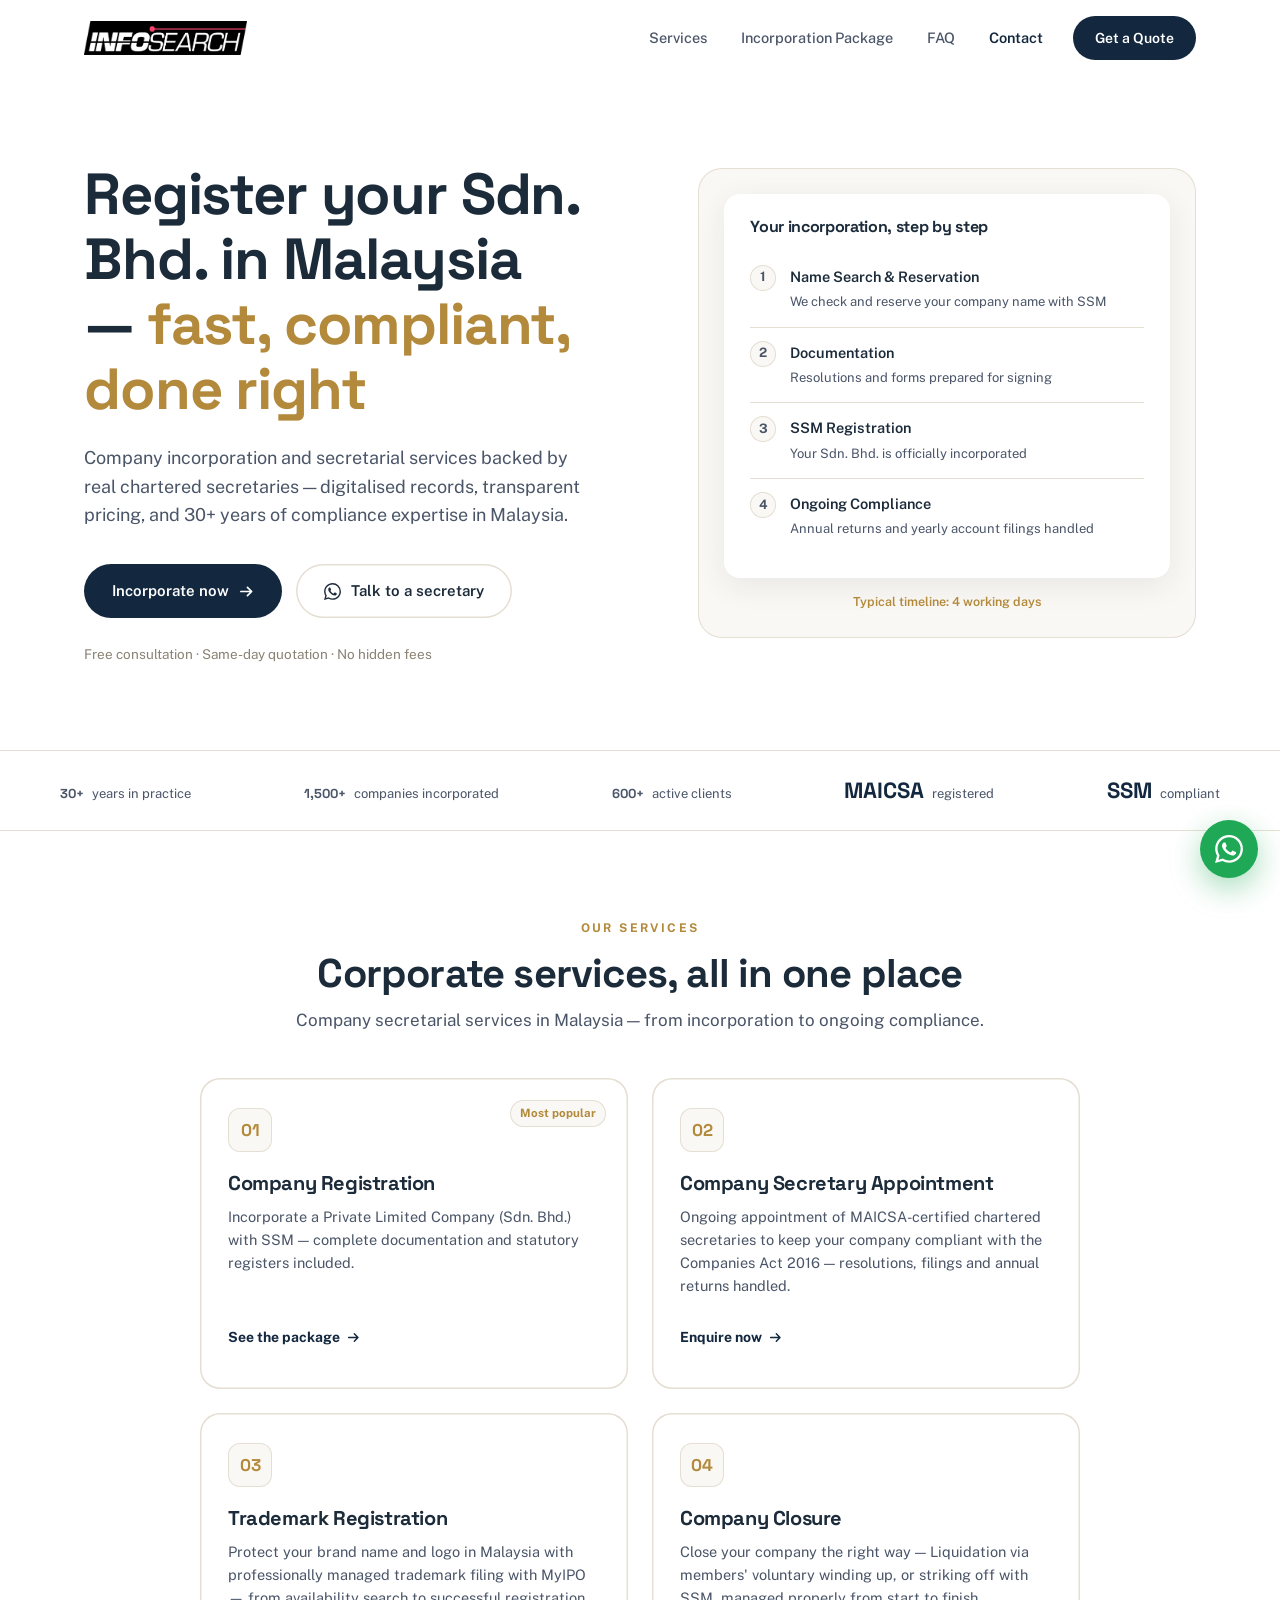
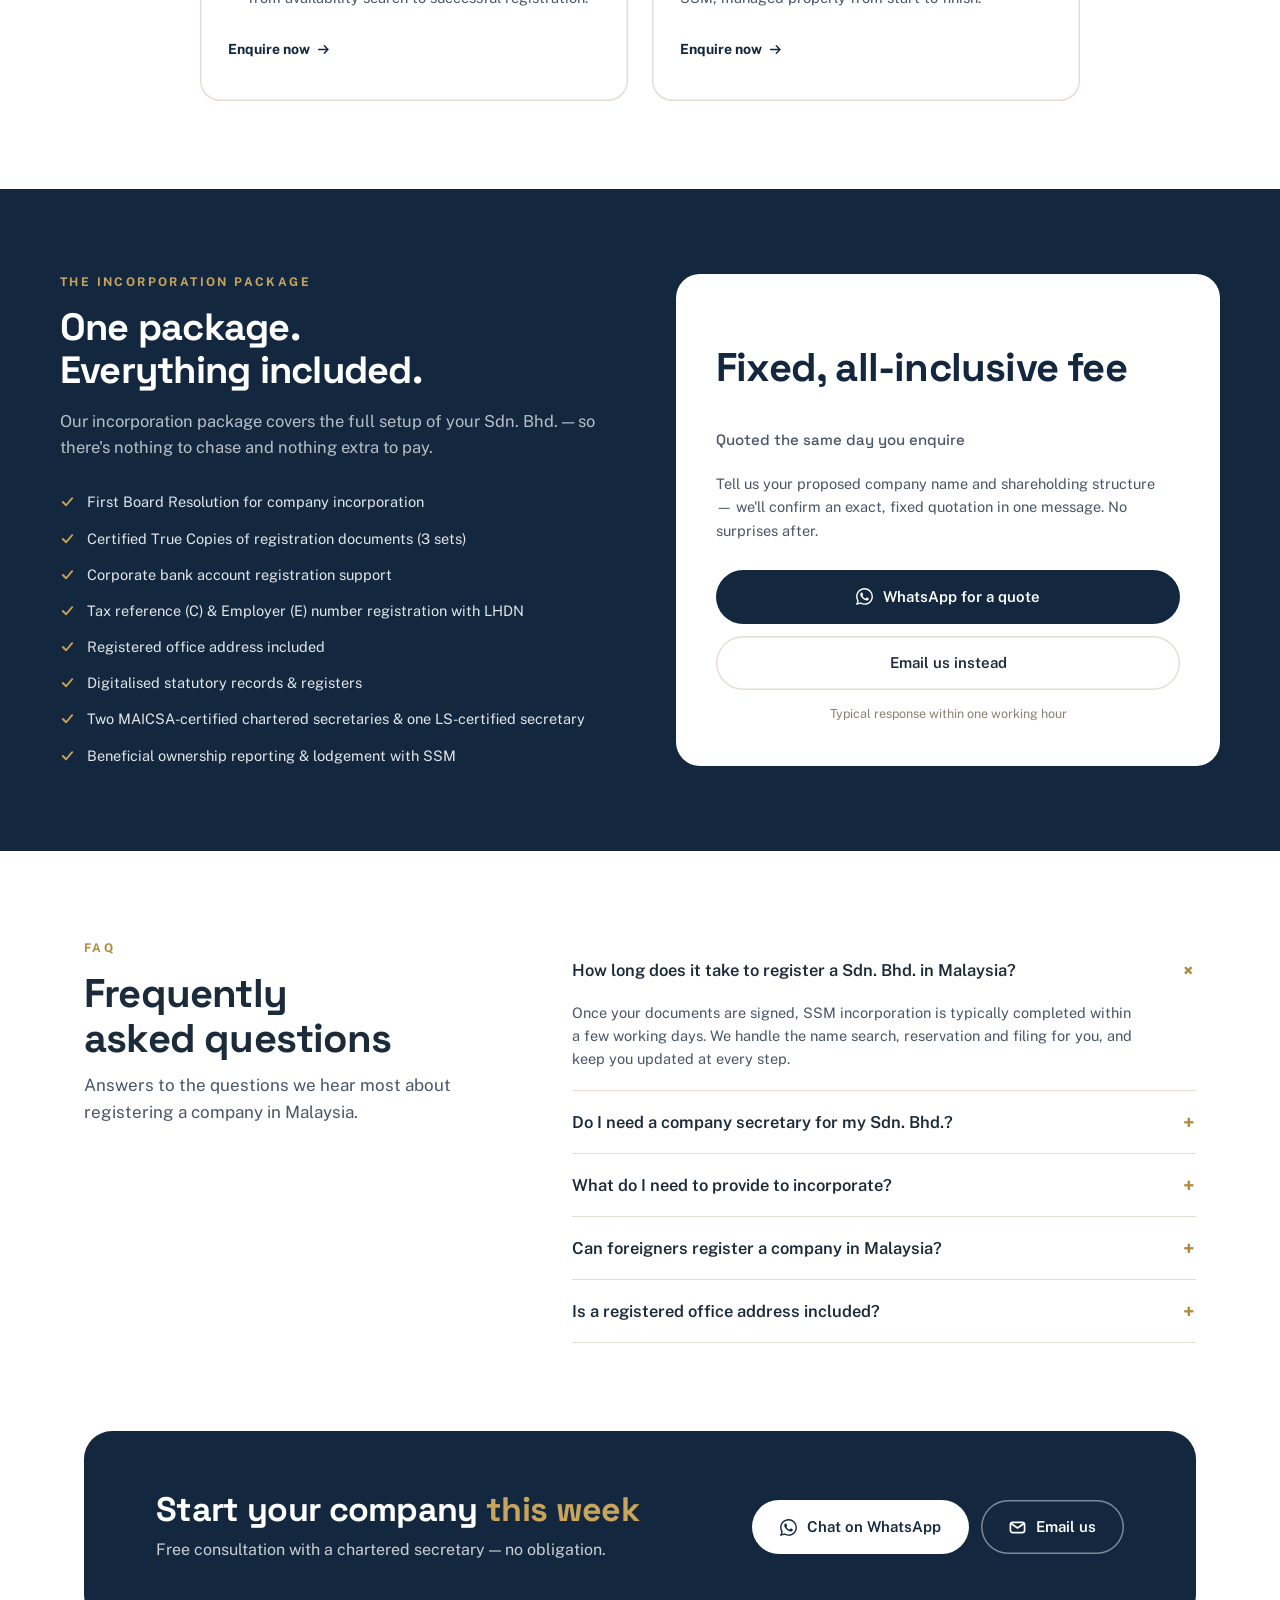
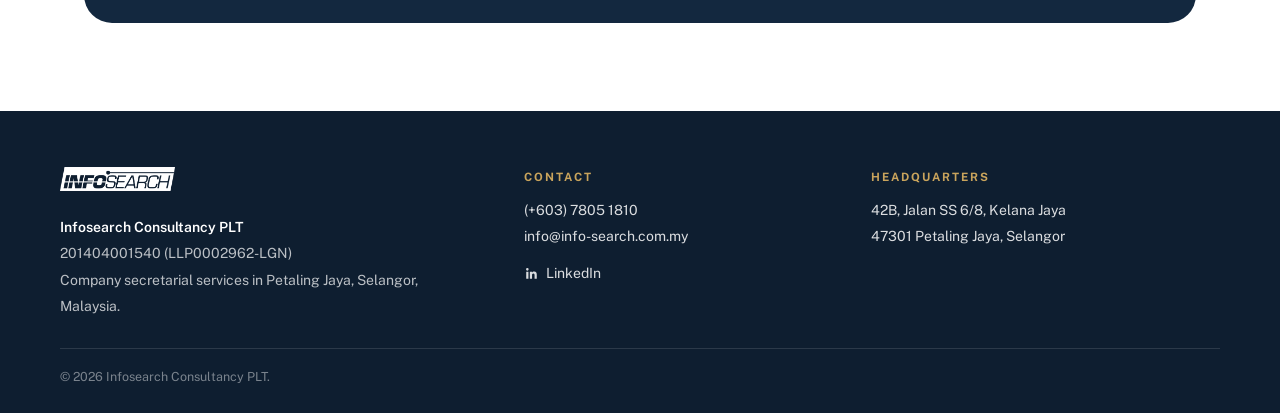
<file: deploy/index.html>
<!DOCTYPE html>
<html lang="en-MY">
<head>
<meta charset="UTF-8"></meta>
<meta name="viewport" content="width=device-width, initial-scale=1.0"></meta>
<title>Company Secretary &amp; Sdn Bhd Registration Malaysia | Infosearch Consultancy PLT</title>
<meta name="description" content="Register your Sdn. Bhd. in Malaysia with MAICSA-certified chartered secretaries. 30+ years of company secretarial services in Petaling Jaya — incorporation, compliance &amp; trademark registration. Get a same-day quote."></meta>
<meta name="robots" content="index, follow, max-image-preview:large, max-snippet:-1"></meta>
<meta name="google-site-verification" content="5VvixfALsrmeLT0n0XwDS80oHUTTdzwEiaoWWhEhuFg"></meta>
<meta name="author" content="Infosearch Consultancy PLT"></meta>
<meta name="geo.region" content="MY-10"></meta>
<meta name="geo.placename" content="Petaling Jaya, Selangor"></meta>
<meta name="geo.position" content="3.1053459;101.5983552"></meta>
<meta name="ICBM" content="3.1053459, 101.5983552"></meta>
<meta property="og:site_name" content="Infosearch Consultancy PLT"></meta>
<meta property="og:title" content="Company Secretary &amp; Sdn Bhd Registration Malaysia | Infosearch Consultancy PLT"></meta>
<meta property="og:description" content="Sdn. Bhd. incorporation, company secretary appointment and trademark registration — handled end-to-end by chartered secretaries with 30+ years of experience."></meta>
<meta property="og:type" content="website"></meta>
<meta property="og:locale" content="en_MY"></meta>
<meta property="og:url" content="https://www.info-search.com.my/"></meta>
<meta property="og:image" content="https://www.info-search.com.my/assets/logo-coloured-hq.png"></meta>
<meta property="og:image:alt" content="Infosearch Consultancy PLT logo"></meta>
<meta name="twitter:card" content="summary_large_image"></meta>
<meta name="twitter:title" content="Company Secretary &amp; Sdn Bhd Registration Malaysia | Infosearch Consultancy PLT"></meta>
<meta name="twitter:description" content="Register your Sdn. Bhd. in Malaysia with MAICSA-certified chartered secretaries. Incorporation, compliance &amp; trademark registration."></meta>
<meta name="twitter:image" content="https://www.info-search.com.my/assets/logo-coloured-hq.png"></meta>
<link rel="canonical" href="https://www.info-search.com.my/"></link>
<link rel="preconnect" href="https://fonts.googleapis.com">
<link rel="preconnect" href="https://fonts.gstatic.com" crossorigin>
<link href="https://fonts.googleapis.com/css2?family=Space+Grotesk:wght@500;600;700&family=Public+Sans:wght@400;500;600;700&display=swap" rel="stylesheet">
<link rel="stylesheet" href="site/style.css">
<link rel="icon" href="/favicon.ico" sizes="any"></link>
<link rel="icon" type="image/png" sizes="32x32" href="assets/favicon-32.png"></link>
<link rel="icon" type="image/png" sizes="512x512" href="assets/favicon-512.png"></link>
<link rel="apple-touch-icon" sizes="180x180" href="assets/favicon-180.png"></link>
<script type="application/ld+json">
{
  "@context": "https://schema.org",
  "@type": "ProfessionalService",
  "@id": "https://www.info-search.com.my/#organization",
  "name": "Infosearch Consultancy PLT",
  "alternateName": "Infosearch",
  "description": "Corporate secretarial services in Malaysia: Sdn Bhd company registration, company secretary appointment, trademark registration and company closure.",
  "url": "https://www.info-search.com.my/",
  "logo": "https://www.info-search.com.my/assets/logo-coloured-hq.png",
  "image": "https://www.info-search.com.my/assets/logo-coloured-hq.png",
  "telephone": "+60378051810",
  "email": "info@info-search.com.my",
  "priceRange": "$$",
  "foundingDate": "1994",
  "sameAs": ["https://www.linkedin.com/company/infosearch-consultancy/"],
  "address": {
    "@type": "PostalAddress",
    "streetAddress": "42B, Jalan SS 6/8, Kelana Jaya",
    "addressLocality": "Petaling Jaya",
    "addressRegion": "Selangor",
    "postalCode": "47301",
    "addressCountry": "MY"
  },
  "geo": {
    "@type": "GeoCoordinates",
    "latitude": 3.1053459,
    "longitude": 101.5983552
  },
  "hasMap": "https://www.google.com/maps/place/Infosearch+Consultancy+PLT/@3.1053459,101.5957803,17z",
  "openingHoursSpecification": [{
    "@type": "OpeningHoursSpecification",
    "dayOfWeek": ["Monday", "Tuesday", "Wednesday", "Thursday", "Friday"],
    "opens": "09:00",
    "closes": "18:00"
  }],
  "areaServed": {
    "@type": "Country",
    "name": "Malaysia"
  },
  "knowsAbout": ["Company registration Malaysia", "Sdn Bhd incorporation", "Company secretary", "SSM compliance", "Companies Act 2016", "Trademark registration", "Company closure"],
  "hasOfferCatalog": {
    "@type": "OfferCatalog",
    "name": "Corporate secretarial services",
    "itemListElement": [
      { "@type": "Offer", "itemOffered": { "@type": "Service", "name": "Company Registration (Sdn. Bhd.)", "description": "Incorporate a Private Limited Company with SSM — complete documentation and statutory registers." } },
      { "@type": "Offer", "itemOffered": { "@type": "Service", "name": "Company Secretary Appointment", "description": "MAICSA-certified chartered secretaries keeping your company compliant with the Companies Act 2016." } },
      { "@type": "Offer", "itemOffered": { "@type": "Service", "name": "Trademark Registration", "description": "Brand protection in Malaysia with MyIPO trademark filing." } },
      { "@type": "Offer", "itemOffered": { "@type": "Service", "name": "Company Closure", "description": "Members' voluntary winding up or striking off with SSM." } }
    ]
  }
}
</script>
<script type="application/ld+json">
{
  "@context": "https://schema.org",
  "@type": "FAQPage",
  "mainEntity": [
    {
      "@type": "Question",
      "name": "How long does it take to register a Sdn. Bhd. in Malaysia?",
      "acceptedAnswer": { "@type": "Answer", "text": "Once your documents are signed, SSM incorporation is typically completed within a few working days. We handle the name search, reservation and filing for you, and keep you updated at every step." }
    },
    {
      "@type": "Question",
      "name": "Do I need a company secretary for my Sdn. Bhd.?",
      "acceptedAnswer": { "@type": "Answer", "text": "Yes — under the Companies Act 2016, every Malaysian company must appoint a licensed company secretary within 30 days of incorporation. Our package includes the appointment of two MAICSA-certified chartered secretaries from day one." }
    },
    {
      "@type": "Question",
      "name": "What do I need to provide to incorporate?",
      "acceptedAnswer": { "@type": "Answer", "text": "Just your proposed company name, the identity documents of directors and shareholders, your intended business activity, and the shareholding structure. We prepare everything else, including all statutory forms and resolutions." }
    },
    {
      "@type": "Question",
      "name": "Can foreigners register a company in Malaysia?",
      "acceptedAnswer": { "@type": "Answer", "text": "Yes — foreigners can own a Malaysian Sdn. Bhd., subject to industry-specific requirements. Speak to us about your situation and we'll advise on the right structure before you commit to anything." }
    },
    {
      "@type": "Question",
      "name": "Is a registered office address included?",
      "acceptedAnswer": { "@type": "Answer", "text": "Yes. Our incorporation package includes the use of our registered office address in Kelana Jaya, Petaling Jaya — a statutory requirement for every Malaysian company." }
    }
  ]
}
</script>
</head>
<body>

<!-- ============ HEADER ============ -->
<header class="site-header">
  <div class="wrap nav-inner">
    <a class="nav-logo" href="#top" aria-label="Infosearch Consultancy PLT — home">
      <img src="assets/logo-coloured-hq.png" alt="Infosearch Consultancy PLT logo" width="3405" height="709">
    </a>
    <button class="nav-toggle" aria-expanded="false" aria-label="Toggle menu">
      <span></span><span></span><span></span>
    </button>
    <nav class="nav-links" aria-label="Main navigation">
      <a href="#services">Services</a>
      <a href="#package">Incorporation Package</a>
      <a href="#faq">FAQ</a>
      <a href="#contact">Contact</a>
      <a class="btn btn-navy" href="https://wa.me/60125683283?text=Hi%20Infosearch%2C%20I%27d%20like%20a%20quote%21" target="_blank" rel="noopener">Get a Quote</a>
    </nav>
  </div>
</header>

<main id="top">

<!-- ============ HERO ============ -->
<section class="hero" data-screen-label="Hero">
  <div class="wrap hero-grid">
    <div>
      <h1>Register your Sdn. Bhd. in Malaysia — <em>fast, compliant, done right</em></h1>
      <p class="hero-sub">Company incorporation and secretarial services backed by real chartered
        secretaries — digitalised records, transparent pricing, and 30+ years of compliance expertise
        in Malaysia.</p>
      <div class="hero-ctas">
        <a class="btn btn-navy" href="#package">Incorporate now
          <svg width="15" height="15" viewBox="0 0 16 16" fill="none"><path d="M2 8h11M9 3.5L13.5 8L9 12.5" stroke="currentColor" stroke-width="1.8" stroke-linecap="round" stroke-linejoin="round"></path></svg>
        </a>
        <a class="btn btn-ghost" href="https://wa.me/60125683283?text=Hi%20Infosearch%2C%20I%27d%20like%20to%20speak%20to%20a%20secretary." target="_blank" rel="noopener">
          <svg width="17" height="17" viewBox="0 0 24 24" fill="currentColor"><path d="M17.472 14.382c-.297-.149-1.758-.867-2.03-.967-.273-.099-.471-.148-.67.15-.197.297-.767.966-.94 1.164-.173.199-.347.223-.644.075-.297-.15-1.255-.463-2.39-1.475-.883-.788-1.48-1.761-1.653-2.059-.173-.297-.018-.458.13-.606.134-.133.297-.347.446-.52.149-.174.198-.298.298-.497.099-.198.05-.371-.025-.52-.075-.149-.669-1.612-.916-2.207-.242-.579-.487-.5-.669-.51-.173-.008-.371-.01-.57-.01-.198 0-.52.074-.792.372-.272.297-1.04 1.016-1.04 2.479 0 1.462 1.065 2.875 1.213 3.074.149.198 2.096 3.2 5.077 4.487.709.306 1.262.489 1.694.625.712.227 1.36.195 1.871.118.571-.085 1.758-.719 2.006-1.413.248-.694.248-1.289.173-1.413-.074-.124-.272-.198-.57-.347m-5.421 7.403h-.004a9.87 9.87 0 01-5.031-1.378l-.361-.214-3.741.982.998-3.648-.235-.374a9.86 9.86 0 01-1.51-5.26c.001-5.45 4.436-9.884 9.888-9.884 2.64 0 5.122 1.03 6.988 2.898a9.825 9.825 0 012.893 6.994c-.003 5.45-4.437 9.884-9.885 9.884m8.413-18.297A11.815 11.815 0 0012.05 0C5.495 0 .16 5.335.157 11.892c0 2.096.547 4.142 1.588 5.945L.057 24l6.305-1.654a11.882 11.882 0 005.683 1.448h.005c6.554 0 11.89-5.335 11.893-11.893a11.821 11.821 0 00-3.48-8.413z"></path></svg>
          Talk to a secretary
        </a>
      </div>
      <p class="hero-note">Free consultation · Same-day quotation · No hidden fees</p>
    </div>

    <div class="steps-card reveal">
      <div class="steps-inner">
        <h3>Your incorporation, step by step</h3>
        <div class="step">
          <span class="step-dot">1</span>
          <div><b>Name Search &amp; Reservation</b><span>We check and reserve your company name with SSM</span></div>
        </div>
        <div class="step">
          <span class="step-dot">2</span>
          <div><b>Documentation</b><span>Resolutions and forms prepared for signing</span></div>
        </div>
        <div class="step">
          <span class="step-dot">3</span>
          <div><b>SSM Registration</b><span>Your Sdn. Bhd. is officially incorporated</span></div>
        </div>
        <div class="step">
          <span class="step-dot">4</span>
          <div><b>Ongoing Compliance</b><span>Annual returns and yearly account filings handled</span></div>
        </div>
      </div>
      <div class="steps-foot">Typical timeline: 4 working days</div>
    </div>
  </div>
</section>

<!-- ============ TRUST BAR ============ -->
<div class="trust">
  <div class="wrap trust-inner">
    <div class="trust-item"><b><span data-count="30" data-suffix="+">0</span></b><span>years in practice</span></div>
    <div class="trust-item"><b><span data-count="1500" data-suffix="+">0</span></b><span>companies incorporated</span></div>
    <div class="trust-item"><b><span data-count="600" data-suffix="+">0</span></b><span>active clients</span></div>
    <div class="trust-item"><b>MAICSA</b><span>registered</span></div>
    <div class="trust-item"><b>SSM</b><span>compliant</span></div>
  </div>
</div>

<!-- ============ SERVICES ============ -->
<section class="section" id="services" data-screen-label="Services">
  <div class="wrap">
    <div class="section-head reveal">
      <span class="kicker">Our Services</span>
      <h2>Corporate services, all in one place</h2>
      <p>Company secretarial services in Malaysia — from incorporation to ongoing compliance.</p>
    </div>
    <div class="svc-grid">
      <article class="svc-card reveal">
        <span class="svc-tag">Most popular</span>
        <div class="svc-icon">01</div>
        <h3>Company Registration</h3>
        <p>Incorporate a Private Limited Company (Sdn. Bhd.) with SSM — complete documentation
          and statutory registers included.</p>
        <a class="svc-link" href="#package">See the package
          <svg width="13" height="13" viewBox="0 0 16 16" fill="none"><path d="M2 8h11M9 3.5L13.5 8L9 12.5" stroke="currentColor" stroke-width="1.8" stroke-linecap="round" stroke-linejoin="round"></path></svg>
        </a>
      </article>
      <article class="svc-card reveal">
        <div class="svc-icon">02</div>
        <h3>Company Secretary Appointment</h3>
        <p>Ongoing appointment of MAICSA-certified chartered secretaries to keep your company
          compliant with the Companies Act 2016 — resolutions, filings and annual returns handled.</p>
        <a class="svc-link" href="#contact">Enquire now
          <svg width="13" height="13" viewBox="0 0 16 16" fill="none"><path d="M2 8h11M9 3.5L13.5 8L9 12.5" stroke="currentColor" stroke-width="1.8" stroke-linecap="round" stroke-linejoin="round"></path></svg>
        </a>
      </article>
      <article class="svc-card reveal">
        <div class="svc-icon">03</div>
        <h3>Trademark Registration</h3>
        <p>Protect your brand name and logo in Malaysia with professionally managed trademark
          filing with MyIPO — from availability search to successful registration.</p>
        <a class="svc-link" href="#contact">Enquire now
          <svg width="13" height="13" viewBox="0 0 16 16" fill="none"><path d="M2 8h11M9 3.5L13.5 8L9 12.5" stroke="currentColor" stroke-width="1.8" stroke-linecap="round" stroke-linejoin="round"></path></svg>
        </a>
      </article>
      <article class="svc-card reveal">
        <div class="svc-icon">04</div>
        <h3>Company Closure</h3>
        <p>Close your company the right way — Liquidation via members' voluntary winding up,
          or striking off with SSM, managed properly from start to finish.</p>
        <a class="svc-link" href="#contact">Enquire now
          <svg width="13" height="13" viewBox="0 0 16 16" fill="none"><path d="M2 8h11M9 3.5L13.5 8L9 12.5" stroke="currentColor" stroke-width="1.8" stroke-linecap="round" stroke-linejoin="round"></path></svg>
        </a>
      </article>
    </div>
  </div>
</section>

<!-- ============ PACKAGE ============ -->
<section class="package" id="package" data-screen-label="Incorporation package">
  <div class="wrap pkg-grid">
    <div class="reveal">
      <span class="kicker">The Incorporation Package</span>
      <h2>One package. Everything included.</h2>
      <p class="pkg-lead">Our incorporation package covers the full setup of your Sdn. Bhd. —
        so there's nothing to chase and nothing extra to pay.</p>
      <ul class="pkg-list">
        <li><svg width="15" height="15" viewBox="0 0 16 16" fill="none"><path d="M3 8.5L6.5 12L13 4.5" stroke="#C9A45C" stroke-width="2" stroke-linecap="round" stroke-linejoin="round"></path></svg>First Board Resolution for company incorporation</li>
        <li><svg width="15" height="15" viewBox="0 0 16 16" fill="none"><path d="M3 8.5L6.5 12L13 4.5" stroke="#C9A45C" stroke-width="2" stroke-linecap="round" stroke-linejoin="round"></path></svg>Certified True Copies of registration documents (3 sets)</li>
        <li><svg width="15" height="15" viewBox="0 0 16 16" fill="none"><path d="M3 8.5L6.5 12L13 4.5" stroke="#C9A45C" stroke-width="2" stroke-linecap="round" stroke-linejoin="round"></path></svg>Corporate bank account registration support</li>
        <li><svg width="15" height="15" viewBox="0 0 16 16" fill="none"><path d="M3 8.5L6.5 12L13 4.5" stroke="#C9A45C" stroke-width="2" stroke-linecap="round" stroke-linejoin="round"></path></svg>Tax reference (C) &amp; Employer (E) number registration with LHDN</li>
        <li><svg width="15" height="15" viewBox="0 0 16 16" fill="none"><path d="M3 8.5L6.5 12L13 4.5" stroke="#C9A45C" stroke-width="2" stroke-linecap="round" stroke-linejoin="round"></path></svg>Registered office address included</li>
        <li><svg width="15" height="15" viewBox="0 0 16 16" fill="none"><path d="M3 8.5L6.5 12L13 4.5" stroke="#C9A45C" stroke-width="2" stroke-linecap="round" stroke-linejoin="round"></path></svg>Digitalised statutory records &amp; registers</li>
        <li><svg width="15" height="15" viewBox="0 0 16 16" fill="none"><path d="M3 8.5L6.5 12L13 4.5" stroke="#C9A45C" stroke-width="2" stroke-linecap="round" stroke-linejoin="round"></path></svg>Two MAICSA-certified chartered secretaries &amp; one LS-certified secretary</li>
        <li><svg width="15" height="15" viewBox="0 0 16 16" fill="none"><path d="M3 8.5L6.5 12L13 4.5" stroke="#C9A45C" stroke-width="2" stroke-linecap="round" stroke-linejoin="round"></path></svg>Beneficial ownership reporting &amp; lodgement with SSM</li>
      </ul>
    </div>
    <div class="price-card reveal">
      <div class="price-amount">Fixed, all-inclusive fee<br><small>Quoted the same day you enquire</small></div>
      <p>Tell us your proposed company name and shareholding structure — we'll confirm an exact,
        fixed quotation in one message. No surprises after.</p>
      <a class="btn btn-navy" href="https://wa.me/60125683283?text=Hi%20Infosearch%2C%20I%27d%20like%20a%20quote%20for%20the%20incorporation%20package%21" target="_blank" rel="noopener">
        <svg width="17" height="17" viewBox="0 0 24 24" fill="currentColor"><path d="M17.472 14.382c-.297-.149-1.758-.867-2.03-.967-.273-.099-.471-.148-.67.15-.197.297-.767.966-.94 1.164-.173.199-.347.223-.644.075-.297-.15-1.255-.463-2.39-1.475-.883-.788-1.48-1.761-1.653-2.059-.173-.297-.018-.458.13-.606.134-.133.297-.347.446-.52.149-.174.198-.298.298-.497.099-.198.05-.371-.025-.52-.075-.149-.669-1.612-.916-2.207-.242-.579-.487-.5-.669-.51-.173-.008-.371-.01-.57-.01-.198 0-.52.074-.792.372-.272.297-1.04 1.016-1.04 2.479 0 1.462 1.065 2.875 1.213 3.074.149.198 2.096 3.2 5.077 4.487.709.306 1.262.489 1.694.625.712.227 1.36.195 1.871.118.571-.085 1.758-.719 2.006-1.413.248-.694.248-1.289.173-1.413-.074-.124-.272-.198-.57-.347m-5.421 7.403h-.004a9.87 9.87 0 01-5.031-1.378l-.361-.214-3.741.982.998-3.648-.235-.374a9.86 9.86 0 01-1.51-5.26c.001-5.45 4.436-9.884 9.888-9.884 2.64 0 5.122 1.03 6.988 2.898a9.825 9.825 0 012.893 6.994c-.003 5.45-4.437 9.884-9.885 9.884m8.413-18.297A11.815 11.815 0 0012.05 0C5.495 0 .16 5.335.157 11.892c0 2.096.547 4.142 1.588 5.945L.057 24l6.305-1.654a11.882 11.882 0 005.683 1.448h.005c6.554 0 11.89-5.335 11.893-11.893a11.821 11.821 0 00-3.48-8.413z"></path></svg>
        WhatsApp for a quote
      </a>
      <a class="btn btn-ghost js-email" data-subject="Incorporation%20Package%20Quote" href="#">Email us instead</a>
      <div class="price-foot">Typical response within one working hour</div>
    </div>
  </div>
</section>

<!-- ============ FAQ ============ -->
<section class="section" id="faq" data-screen-label="FAQ">
  <div class="wrap faq-grid">
    <div class="section-head reveal" style="margin-bottom: 0;">
      <span class="kicker">FAQ</span>
      <h2>Frequently asked questions</h2>
      <p>Answers to the questions we hear most about registering a company in Malaysia.</p>
    </div>
    <div class="reveal">
      <div class="faq-item">
        <button class="faq-q" aria-expanded="false">How long does it take to register a Sdn. Bhd. in Malaysia?<span class="faq-icon">+</span></button>
        <div class="faq-a"><p>Once your documents are signed, SSM incorporation is typically completed
          within a few working days. We handle the name search, reservation and filing for you, and
          keep you updated at every step.</p></div>
      </div>
      <div class="faq-item">
        <button class="faq-q" aria-expanded="false">Do I need a company secretary for my Sdn. Bhd.?<span class="faq-icon">+</span></button>
        <div class="faq-a"><p>Yes — under the Companies Act 2016, every Malaysian company must appoint
          a licensed company secretary within 30 days of incorporation. Our package includes the
          appointment of two MAICSA-certified chartered secretaries from day one.</p></div>
      </div>
      <div class="faq-item">
        <button class="faq-q" aria-expanded="false">What do I need to provide to incorporate?<span class="faq-icon">+</span></button>
        <div class="faq-a"><p>Just your proposed company name, the identity documents of directors and
          shareholders, your intended business activity, and the shareholding structure. We prepare
          everything else, including all statutory forms and resolutions.</p></div>
      </div>
      <div class="faq-item">
        <button class="faq-q" aria-expanded="false">Can foreigners register a company in Malaysia?<span class="faq-icon">+</span></button>
        <div class="faq-a"><p>Yes — foreigners can own a Malaysian Sdn. Bhd., subject to industry-specific
          requirements. Speak to us about your situation and we'll advise on the right structure
          before you commit to anything.</p></div>
      </div>
      <div class="faq-item">
        <button class="faq-q" aria-expanded="false">Is a registered office address included?<span class="faq-icon">+</span></button>
        <div class="faq-a"><p>Yes. Our incorporation package includes the use of our registered office
          address in Kelana Jaya, Petaling Jaya — a statutory requirement for every Malaysian company.</p></div>
      </div>
    </div>
  </div>
</section>

<!-- ============ CTA ============ -->
<section class="section" id="contact" style="padding-top: 0;" data-screen-label="Contact CTA">
  <div class="wrap">
    <div class="cta-band reveal">
      <div>
        <h2>Start your company <em>this week</em></h2>
        <p>Free consultation with a chartered secretary — no obligation.</p>
      </div>
      <div class="cta-actions">
        <a class="btn btn-white" href="https://wa.me/60125683283?text=Hi%20Infosearch%2C%20I%27d%20like%20a%20free%20consultation%21" target="_blank" rel="noopener">
        <svg width="17" height="17" viewBox="0 0 24 24" fill="currentColor"><path d="M17.472 14.382c-.297-.149-1.758-.867-2.03-.967-.273-.099-.471-.148-.67.15-.197.297-.767.966-.94 1.164-.173.199-.347.223-.644.075-.297-.15-1.255-.463-2.39-1.475-.883-.788-1.48-1.761-1.653-2.059-.173-.297-.018-.458.13-.606.134-.133.297-.347.446-.52.149-.174.198-.298.298-.497.099-.198.05-.371-.025-.52-.075-.149-.669-1.612-.916-2.207-.242-.579-.487-.5-.669-.51-.173-.008-.371-.01-.57-.01-.198 0-.52.074-.792.372-.272.297-1.04 1.016-1.04 2.479 0 1.462 1.065 2.875 1.213 3.074.149.198 2.096 3.2 5.077 4.487.709.306 1.262.489 1.694.625.712.227 1.36.195 1.871.118.571-.085 1.758-.719 2.006-1.413.248-.694.248-1.289.173-1.413-.074-.124-.272-.198-.57-.347m-5.421 7.403h-.004a9.87 9.87 0 01-5.031-1.378l-.361-.214-3.741.982.998-3.648-.235-.374a9.86 9.86 0 01-1.51-5.26c.001-5.45 4.436-9.884 9.888-9.884 2.64 0 5.122 1.03 6.988 2.898a9.825 9.825 0 012.893 6.994c-.003 5.45-4.437 9.884-9.885 9.884m8.413-18.297A11.815 11.815 0 0012.05 0C5.495 0 .16 5.335.157 11.892c0 2.096.547 4.142 1.588 5.945L.057 24l6.305-1.654a11.882 11.882 0 005.683 1.448h.005c6.554 0 11.89-5.335 11.893-11.893a11.821 11.821 0 00-3.48-8.413z"></path></svg>
        Chat on WhatsApp
        </a>
        <a class="btn btn-outline-light js-email" data-subject="Free%20Consultation%20Enquiry" href="#">
          <svg width="17" height="17" viewBox="0 0 18 18" fill="none"><rect x="1.5" y="3.5" width="15" height="11" rx="2.5" stroke="currentColor" stroke-width="1.8"></rect><path d="M2.5 5L9 9.5L15.5 5" stroke="currentColor" stroke-width="1.8" stroke-linecap="round" stroke-linejoin="round"></path></svg>
          Email us
        </a>
      </div>
    </div>
  </div>
</section>

</main>

<!-- ============ FOOTER ============ -->
<footer class="site-footer">
  <div class="wrap footer-grid">
    <div>
      <img src="assets/logo-white.png" alt="Infosearch Consultancy PLT" loading="lazy" width="3405" height="709">
      <div><strong style="color: #fff; font-weight: 600;">Infosearch Consultancy PLT</strong><br>201404001540 (LLP0002962-LGN)<br>Company secretarial services in Petaling Jaya, Selangor, Malaysia.</div>
    </div>
    <div>
      <div class="footer-label">CONTACT</div>
      <a href="tel:+60378051810">(+603) 7805 1810</a><br>
      <a class="js-email js-email-text" href="#">email us</a><br>
      <a href="https://www.linkedin.com/company/infosearch-consultancy/" target="_blank" rel="noopener" aria-label="Infosearch Consultancy PLT on LinkedIn" style="display:inline-flex;align-items:center;gap:7px;margin-top:10px;"><svg width="15" height="15" viewBox="0 0 24 24" fill="currentColor" aria-hidden="true"><path d="M20.45 20.45h-3.55v-5.57c0-1.33-.03-3.04-1.85-3.04-1.85 0-2.14 1.45-2.14 2.94v5.67H9.36V9h3.41v1.56h.05c.47-.9 1.63-1.85 3.36-1.85 3.59 0 4.25 2.36 4.25 5.44v6.3zM5.34 7.43a2.06 2.06 0 1 1 0-4.12 2.06 2.06 0 0 1 0 4.12zM7.11 20.45H3.56V9h3.55v11.45z"></path></svg>LinkedIn</a>
    </div>
    <div>
      <div class="footer-label">HEADQUARTERS</div>
      <a href="https://www.google.com/maps/dir/?api=1&amp;destination=42B%2C%20Jalan%20SS%206%2F8%2C%2047301%20Petaling%20Jaya%2C%20Selangor%2C%20Malaysia" target="_blank" rel="noopener">
        42B, Jalan SS 6/8, Kelana Jaya<br>47301 Petaling Jaya, Selangor</a>
    </div>
  </div>
  <div class="wrap footer-bottom">© 2026 Infosearch Consultancy PLT.</div>
</footer>

<!-- Floating WhatsApp -->
<a class="wa-float" href="https://wa.me/60125683283?text=Hi%20Infosearch%2C%20I%27d%20like%20a%20quote%21" target="_blank" rel="noopener" aria-label="Chat with us on WhatsApp">
  <svg width="28" height="28" viewBox="0 0 24 24" fill="currentColor"><path d="M17.472 14.382c-.297-.149-1.758-.867-2.03-.967-.273-.099-.471-.148-.67.15-.197.297-.767.966-.94 1.164-.173.199-.347.223-.644.075-.297-.15-1.255-.463-2.39-1.475-.883-.788-1.48-1.761-1.653-2.059-.173-.297-.018-.458.13-.606.134-.133.297-.347.446-.52.149-.174.198-.298.298-.497.099-.198.05-.371-.025-.52-.075-.149-.669-1.612-.916-2.207-.242-.579-.487-.5-.669-.51-.173-.008-.371-.01-.57-.01-.198 0-.52.074-.792.372-.272.297-1.04 1.016-1.04 2.479 0 1.462 1.065 2.875 1.213 3.074.149.198 2.096 3.2 5.077 4.487.709.306 1.262.489 1.694.625.712.227 1.36.195 1.871.118.571-.085 1.758-.719 2.006-1.413.248-.694.248-1.289.173-1.413-.074-.124-.272-.198-.57-.347m-5.421 7.403h-.004a9.87 9.87 0 01-5.031-1.378l-.361-.214-3.741.982.998-3.648-.235-.374a9.86 9.86 0 01-1.51-5.26c.001-5.45 4.436-9.884 9.888-9.884 2.64 0 5.122 1.03 6.988 2.898a9.825 9.825 0 012.893 6.994c-.003 5.45-4.437 9.884-9.885 9.884m8.413-18.297A11.815 11.815 0 0012.05 0C5.495 0 .16 5.335.157 11.892c0 2.096.547 4.142 1.588 5.945L.057 24l6.305-1.654a11.882 11.882 0 005.683 1.448h.005c6.554 0 11.89-5.335 11.893-11.893a11.821 11.821 0 00-3.48-8.413z"></path></svg>
</a>

<script src="site/script.js" defer></script>
</body>
</html>
</file>
<file: deploy/site/style.css>
/* Infosearch Consultancy PLT — production styles
   Structure: "Digital" template · Palette: "Heritage" navy + gold */
:root {
  --navy: #13283F;
  --navy-deep: #0E1E30;
  --ink: #1C2B3A;
  --gold: #B3893B;
  --gold-soft: #C9A45C;
  --paper: #FAF8F4;
  --line: #E5DFD3;
  --sub: #4A5568;
  --muted: #8A8273;
  --wa: #1FA855;
  --max: 1160px;
}

* { box-sizing: border-box; margin: 0; padding: 0; }
html { scroll-behavior: smooth; }
@media (prefers-reduced-motion: reduce) {
  html { scroll-behavior: auto; }
}

body {
  font-family: 'Public Sans', -apple-system, sans-serif;
  color: var(--ink);
  background: #fff;
  line-height: 1.6;
  -webkit-font-smoothing: antialiased;
}
h1, h2, h3 { font-family: 'Space Grotesk', sans-serif; letter-spacing: -0.02em; line-height: 1.12; text-wrap: balance; }
p { text-wrap: pretty; }
img { max-width: 100%; }
a { color: inherit; }

.wrap { max-width: var(--max); margin: 0 auto; padding: 0 24px; }
section { scroll-margin-top: 86px; }

/* ---------- buttons ---------- */
.btn {
  display: inline-flex; align-items: center; justify-content: center; gap: 10px;
  padding: 15px 28px; min-height: 50px;
  font-family: inherit; font-size: 15px; font-weight: 600;
  border-radius: 999px; border: none; cursor: pointer; text-decoration: none;
  white-space: nowrap;
  transition: transform .15s ease, box-shadow .15s ease, background .15s ease, color .15s ease;
}
.btn:active { transform: scale(.98); }
.btn-navy { background: var(--navy); color: #fff; }
.btn-navy:hover { background: var(--navy-deep); box-shadow: 0 6px 20px rgba(19,40,63,.25); }
.btn-gold { background: var(--gold); color: #fff; }
.btn-gold:hover { background: #C2974A; box-shadow: 0 6px 20px rgba(179,137,59,.3); }
.btn-ghost { background: #fff; color: var(--ink); box-shadow: inset 0 0 0 1.5px var(--line); }
.btn-ghost:hover { box-shadow: inset 0 0 0 1.5px var(--gold); color: var(--navy); }
.btn-white { background: #fff; color: var(--navy); }
.btn-white:hover { background: var(--paper); box-shadow: 0 6px 20px rgba(0,0,0,.18); }

.chip {
  display: inline-flex; align-items: center; gap: 8px;
  padding: 7px 14px; border-radius: 999px;
  background: var(--paper); box-shadow: inset 0 0 0 1px var(--line);
  color: var(--gold); font-size: 13px; font-weight: 600;
}

/* ---------- header ---------- */
.site-header {
  position: sticky; top: 0; z-index: 50;
  background: rgba(255,255,255,.92);
  backdrop-filter: blur(10px); -webkit-backdrop-filter: blur(10px);
  transition: box-shadow .2s ease;
}
.site-header.scrolled { box-shadow: 0 1px 0 var(--line), 0 6px 24px rgba(19,40,63,.07); }
.nav-inner { display: flex; align-items: center; justify-content: space-between; height: 76px; }
.nav-logo img { height: 34px; width: auto; display: block; }
.nav-links { display: flex; align-items: center; gap: 6px; }
.nav-links a:not(.btn) {
  font-size: 14.5px; font-weight: 500; color: var(--sub); text-decoration: none;
  padding: 10px 14px; border-radius: 999px; transition: color .15s, background .15s;
}
.nav-links a:not(.btn):hover { color: var(--navy); background: var(--paper); }
.nav-links a.active { color: var(--navy); font-weight: 600; }
.nav-links .btn { margin-left: 10px; padding: 11px 22px; min-height: 44px; font-size: 14px; }
.nav-toggle {
  display: none; background: none; border: none; cursor: pointer;
  width: 44px; height: 44px; border-radius: 10px;
  flex-direction: column; align-items: center; justify-content: center; gap: 5px;
}
.nav-toggle span { display: block; width: 22px; height: 2px; background: var(--ink); border-radius: 2px; transition: transform .2s, opacity .2s; }
.nav-toggle[aria-expanded="true"] span:nth-child(1) { transform: translateY(7px) rotate(45deg); }
.nav-toggle[aria-expanded="true"] span:nth-child(2) { opacity: 0; }
.nav-toggle[aria-expanded="true"] span:nth-child(3) { transform: translateY(-7px) rotate(-45deg); }

/* ---------- hero ---------- */
.hero { padding: 64px 0 84px; }
.hero-grid { display: grid; grid-template-columns: 1.05fr .95fr; gap: 64px; align-items: center; }
.hero h1 { font-size: clamp(38px, 4.6vw, 58px); font-weight: 700; margin: 22px 0 22px; }
.hero h1 em { font-style: normal; color: var(--gold); }
.hero-sub { font-size: 18px; color: var(--sub); max-width: 500px; margin-bottom: 34px; }
.hero-ctas { display: flex; flex-wrap: wrap; gap: 14px; margin-bottom: 26px; }
.hero-note { font-size: 13.5px; color: var(--muted); }

.steps-card { background: var(--paper); border-radius: 24px; padding: 26px; box-shadow: inset 0 0 0 1px var(--line); }
.steps-inner { background: #fff; border-radius: 16px; padding: 24px 26px; box-shadow: 0 8px 30px rgba(19,40,63,.08); }
.steps-inner h3 { font-size: 16px; margin-bottom: 16px; }
.step { display: flex; gap: 14px; padding: 13px 0; }
.step + .step { border-top: 1px solid var(--line); }
.step-dot {
  width: 26px; height: 26px; border-radius: 999px; flex-shrink: 0;
  display: flex; align-items: center; justify-content: center;
  font-size: 12.5px; font-weight: 700;
  background: var(--paper); color: var(--gold); box-shadow: inset 0 0 0 1px var(--line);
}
.step-dot.done { background: var(--navy); color: #fff; box-shadow: none; }
.step b { font-size: 14.5px; font-weight: 600; display: block; }
.step span { font-size: 13px; color: var(--sub); }
.steps-foot { text-align: center; font-size: 12.5px; font-weight: 600; color: var(--gold); padding-top: 14px; }

/* ---------- trust bar ---------- */
.trust { border-top: 1px solid var(--line); border-bottom: 1px solid var(--line); background: #fff; }
.trust-inner { display: flex; justify-content: space-between; align-items: center; gap: 24px; padding: 22px 0; flex-wrap: wrap; }
.trust-item { display: flex; align-items: baseline; gap: 8px; }
.trust-item b { font-family: 'Space Grotesk', sans-serif; font-size: 22px; font-weight: 700; color: var(--navy); }
.trust-item span { font-size: 13px; color: var(--sub); }

/* ---------- sections ---------- */
.section { padding: 88px 0; }
.section-head { max-width: 720px; margin-bottom: 44px; }
#services .section-head { text-align: center; margin-left: auto; margin-right: auto; }
.section-head h2 { font-size: clamp(30px, 3.4vw, 40px); font-weight: 700; margin-bottom: 10px; }
.section-head p { font-size: 17px; color: var(--sub); }
.kicker { font-size: 12px; font-weight: 700; letter-spacing: .2em; text-transform: uppercase; color: var(--gold); display: block; margin-bottom: 14px; }

/* services */
.svc-grid { display: grid; grid-template-columns: repeat(2, 1fr); gap: 24px; max-width: 880px; margin: 0 auto; }
.svc-card {
  position: relative; background: #fff; border-radius: 20px; padding: 30px 28px;
  box-shadow: inset 0 0 0 1.5px var(--line);
  display: flex; flex-direction: column; align-items: flex-start;
  transition: box-shadow .2s ease, transform .2s ease;
}
.svc-card:hover { box-shadow: inset 0 0 0 1.5px var(--gold-soft), 0 14px 36px rgba(19,40,63,.1); transform: translateY(-3px); }
.svc-tag {
  position: absolute; top: 22px; right: 22px;
  font-size: 11.5px; font-weight: 700; color: var(--gold);
  background: var(--paper); box-shadow: inset 0 0 0 1px var(--line);
  border-radius: 999px; padding: 4px 10px;
}
.svc-icon {
  width: 44px; height: 44px; border-radius: 12px; margin-bottom: 20px;
  background: var(--paper); box-shadow: inset 0 0 0 1px var(--line);
  display: flex; align-items: center; justify-content: center; color: var(--gold);
  font-family: 'Space Grotesk', sans-serif; font-size: 17px; font-weight: 700;
}
.svc-card h3 { font-size: 20px; margin-bottom: 10px; }
.svc-card p { font-size: 14.5px; color: var(--sub); margin-bottom: 18px; flex: 1 1 auto; }
.svc-link { font-size: 14px; font-weight: 700; color: var(--navy); text-decoration: none; display: inline-flex; align-items: center; gap: 7px; white-space: nowrap; margin-top: auto; min-height: 44px; }
.svc-link svg { transition: transform .15s ease; }
.svc-card:hover .svc-link svg { transform: translateX(3px); }

/* ---------- package ---------- */
.package { background: var(--navy); color: #fff; }
.package .kicker { color: var(--gold-soft); }
.pkg-grid { display: grid; grid-template-columns: 1fr 1fr; gap: 72px; align-items: center; padding: 84px 0; }
.pkg-grid h2 { font-size: clamp(30px, 3.4vw, 38px); font-weight: 700; margin-bottom: 16px; }
.pkg-lead { font-size: 16.5px; color: rgba(255,255,255,.7); margin-bottom: 30px; }
.pkg-list { display: grid; gap: 13px; list-style: none; }
.pkg-list li { display: flex; gap: 12px; font-size: 14.5px; color: rgba(255,255,255,.88); }
.pkg-list svg { flex-shrink: 0; margin-top: 4px; }
.price-card { background: #fff; color: var(--ink); border-radius: 24px; padding: 42px 40px; }
.price-amount { font-family: 'Space Grotesk', sans-serif; font-size: 40px; font-weight: 700; letter-spacing: -0.02em; margin: 20px 0 4px; color: var(--navy); }
.price-amount small { font-size: 15px; font-weight: 500; color: var(--sub); letter-spacing: 0; }
.price-card p { font-size: 14.5px; color: var(--sub); margin: 8px 0 28px; }
.price-card .btn { width: 100%; }
.price-card .btn + .btn { margin-top: 12px; }
.price-foot { text-align: center; font-size: 12.5px; color: var(--muted); margin-top: 14px; }

/* ---------- faq ---------- */
.faq-grid { display: grid; grid-template-columns: .8fr 1.2fr; gap: 72px; }
.faq-item { border-bottom: 1px solid var(--line); }
.faq-q {
  width: 100%; background: none; border: none; cursor: pointer;
  display: flex; justify-content: space-between; align-items: center; gap: 20px;
  padding: 20px 0; text-align: left;
  font-family: inherit; font-size: 16.5px; font-weight: 600; color: var(--ink);
  min-height: 44px;
}
.faq-q .faq-icon {
  font-family: 'Space Grotesk', sans-serif; font-size: 22px; color: var(--gold);
  flex-shrink: 0; transition: transform .25s ease; line-height: 1;
}
.faq-item.open .faq-icon { transform: rotate(45deg); }
.faq-a { overflow: hidden; max-height: 0; transition: max-height .3s ease; }
.faq-a p { font-size: 14.5px; color: var(--sub); padding-bottom: 20px; max-width: 560px; }

/* ---------- cta band ---------- */
.cta-band {
  background: var(--navy); border-radius: 28px; padding: 60px 72px;
  display: flex; justify-content: space-between; align-items: center; gap: 40px; color: #fff;
}
.cta-band h2 { font-size: clamp(26px, 3vw, 34px); font-weight: 700; margin-bottom: 8px; }
.cta-band h2 em { font-style: normal; color: var(--gold-soft); }
.cta-band p { font-size: 16px; color: rgba(255,255,255,.78); }
.cta-band .btn { flex-shrink: 0; }
.cta-actions { display: flex; gap: 12px; flex-shrink: 0; flex-wrap: wrap; justify-content: center; }
.btn-outline-light { background: transparent; color: #fff; box-shadow: inset 0 0 0 1.5px rgba(255,255,255,.45); }
.btn-outline-light:hover { box-shadow: inset 0 0 0 1.5px #fff; background: rgba(255,255,255,.08); }

/* ---------- footer ---------- */
.site-footer { background: var(--navy-deep); color: rgba(255,255,255,.72); }
.footer-grid { display: grid; grid-template-columns: 1.4fr 1fr 1.2fr; gap: 56px; padding: 56px 0 28px; font-size: 14px; line-height: 1.9; }
.footer-grid img { height: 24px; width: auto; margin-bottom: 14px; }
.footer-label { color: var(--gold-soft); font-size: 11.5px; font-weight: 700; letter-spacing: .18em; margin-bottom: 8px; }
.footer-grid a { color: rgba(255,255,255,.85); text-decoration: none; }
.footer-grid a:hover { color: #fff; text-decoration: underline; }
.footer-bottom { border-top: 1px solid rgba(255,255,255,.12); padding: 18px 0 26px; font-size: 12.5px; color: rgba(255,255,255,.45); }

/* ---------- whatsapp float ---------- */
.wa-float {
  position: fixed; right: 22px; bottom: 22px; z-index: 60;
  width: 58px; height: 58px; border-radius: 999px;
  background: var(--wa); color: #fff;
  display: flex; align-items: center; justify-content: center;
  box-shadow: 0 10px 30px rgba(31,168,85,.4);
  transition: transform .15s ease, box-shadow .15s ease;
}
.wa-float:hover { transform: scale(1.07); box-shadow: 0 14px 36px rgba(31,168,85,.5); }

/* ---------- reveal animation ---------- */
@media (prefers-reduced-motion: no-preference) {
  .reveal { opacity: 0; transform: translateY(22px); transition: opacity .6s ease, transform .6s ease; }
  .reveal.in { opacity: 1; transform: none; }
}

/* ---------- responsive ---------- */
@media (max-width: 1024px) {
  .hero-grid { grid-template-columns: 1fr; gap: 44px; }
  .hero-sub { max-width: 600px; }
  .steps-card { max-width: 560px; }
  .svc-grid { grid-template-columns: 1fr; max-width: 560px; }
  .pkg-grid { grid-template-columns: 1fr; gap: 48px; }
  .price-card { max-width: 480px; }
  .faq-grid { grid-template-columns: 1fr; gap: 32px; }
  .footer-grid { grid-template-columns: 1fr; gap: 32px; }
}
@media (max-width: 860px) {
  .nav-toggle { display: flex; }
  .nav-links {
    position: absolute; top: 76px; left: 0; right: 0;
    flex-direction: column; align-items: stretch; gap: 2px;
    background: #fff; padding: 14px 20px 22px;
    box-shadow: 0 20px 40px rgba(19,40,63,.12);
    display: none;
  }
  .nav-links.open { display: flex; }
  .nav-links a:not(.btn) { padding: 13px 14px; font-size: 16px; }
  .nav-links .btn { margin: 10px 0 0; }
  .hero { padding: 40px 0 64px; }
  .hero-ctas { flex-direction: column; align-items: stretch; max-width: 420px; }
  .hero-ctas .btn { width: 100%; }
  .section { padding: 64px 0; }
  .pkg-grid { padding: 64px 0; }
  .cta-band { flex-direction: column; text-align: center; padding: 44px 28px; }
  .cta-actions { flex-direction: column; align-items: stretch; width: 100%; max-width: 420px; }
  .cta-actions .btn { width: 100%; }

  /* Center content on mobile — avoids left-stuck look */
  .trust-inner { justify-content: center; gap: 18px 32px; text-align: center; }
  .section-head { text-align: center; margin-left: auto; margin-right: auto; }
  .svc-grid { margin: 0 auto; }
  .pkg-grid > div:first-child { text-align: center; }
  .pkg-list { text-align: left; max-width: 420px; margin: 0 auto; }
  .price-card { margin: 0 auto; text-align: center; }
  .faq-grid .section-head { text-align: center; }
  .footer-grid, .footer-bottom { padding-left: 44px; }
}
</file>
